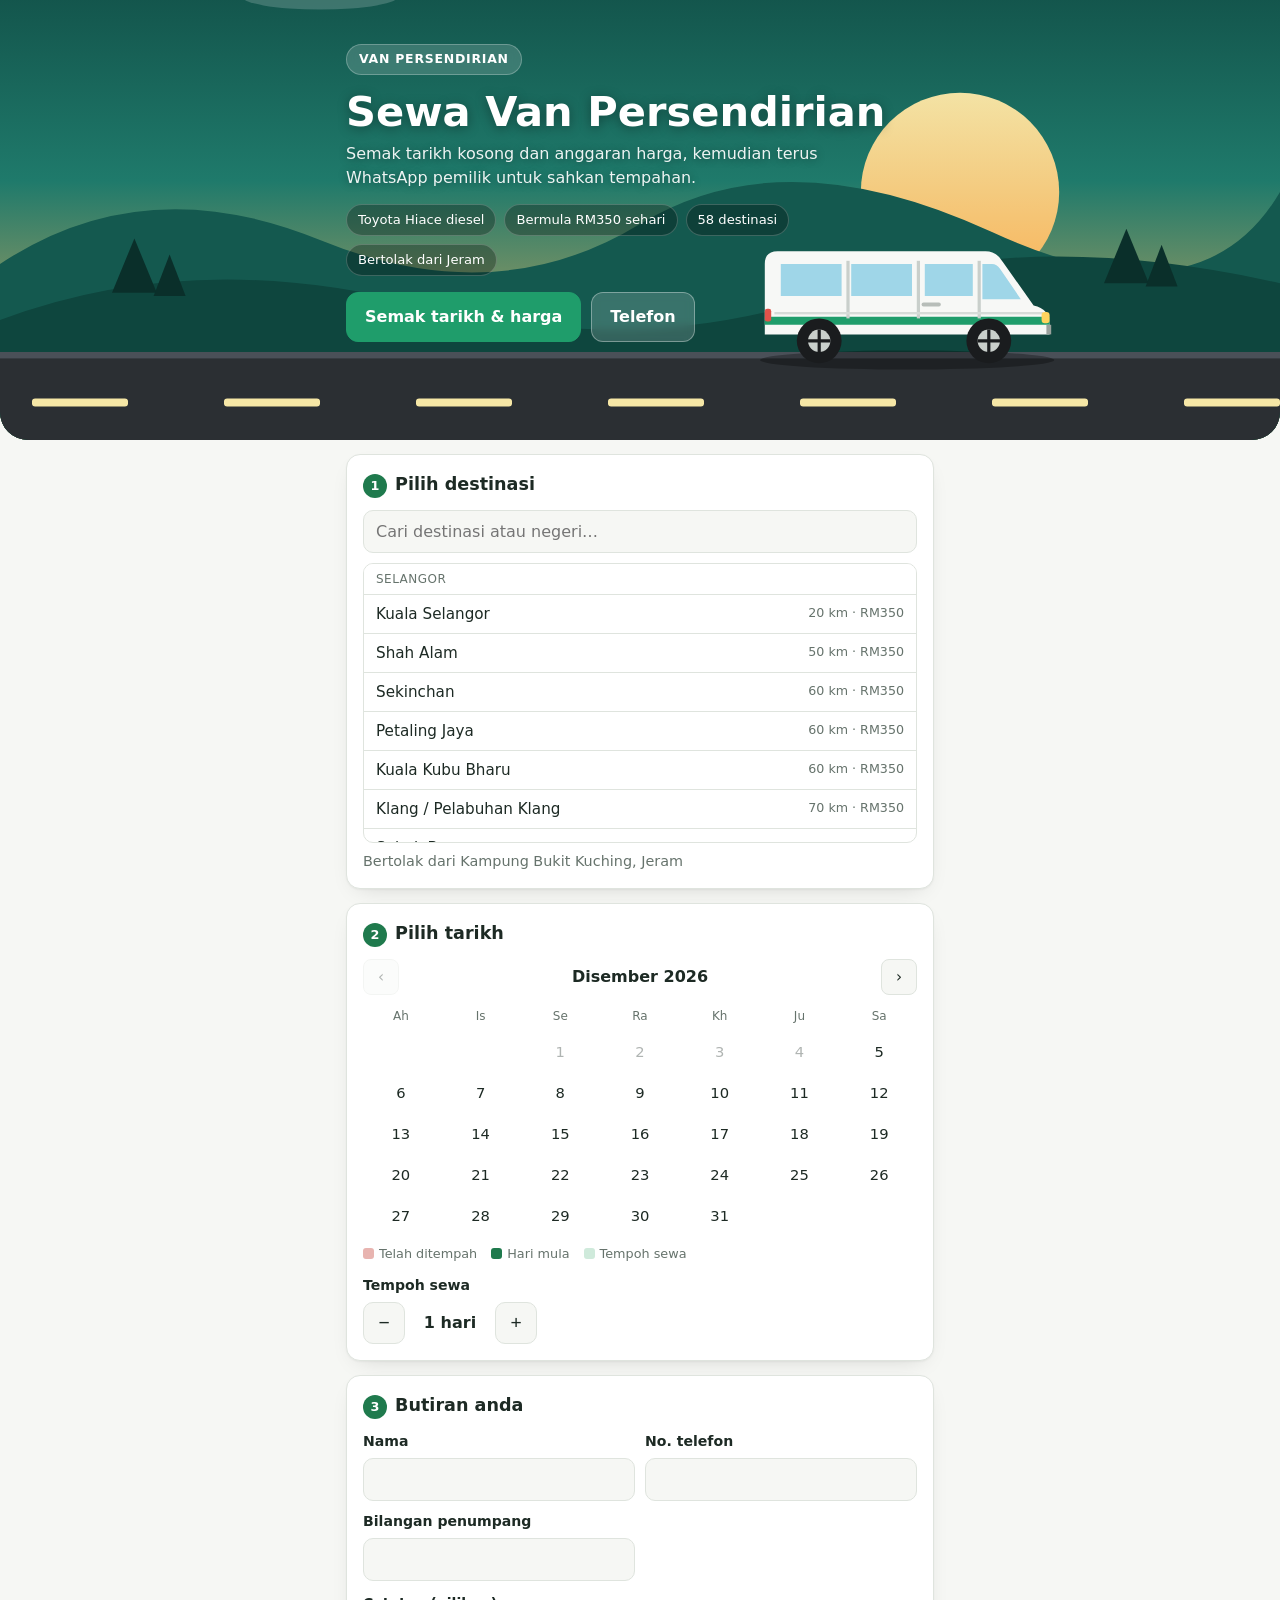
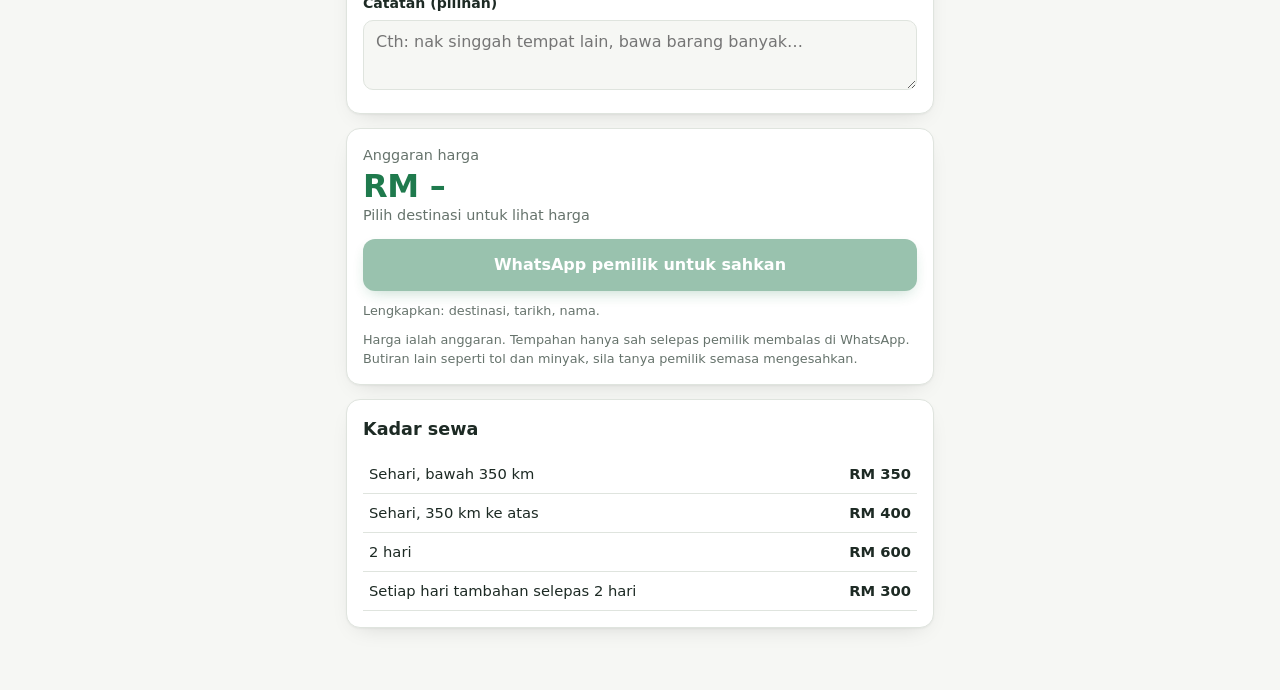
<file: index.html>
<!doctype html>
<html lang="ms">
<head>
<meta charset="utf-8">
<meta name="viewport" content="width=device-width,initial-scale=1">
<title>Sewa Van Persendirian</title>
<link rel="stylesheet" href="style.css">
</head>
<body>
<header class="hero">
  <svg class="scene" viewBox="0 0 800 360" preserveAspectRatio="xMidYMax meet" aria-hidden="true" focusable="false">
    <defs>
      <linearGradient id="sky" x1="0" y1="0" x2="0" y2="1">
        <stop offset="0" stop-color="#0b3b36"/>
        <stop offset=".55" stop-color="#1f7a6b"/>
        <stop offset="1" stop-color="#f2b25c"/>
      </linearGradient>
      <linearGradient id="sun" x1="0" y1="0" x2="0" y2="1">
        <stop offset="0" stop-color="#ffe9a8"/>
        <stop offset="1" stop-color="#ffb457"/>
      </linearGradient>
    </defs>
    <rect width="800" height="360" fill="url(#sky)"/>
    <circle cx="600" cy="205" r="62" fill="url(#sun)" opacity=".95"/>
    <g fill="#fff" opacity=".18">
      <ellipse cx="148" cy="70" rx="70" ry="12"/><ellipse cx="200" cy="82" rx="50" ry="9"/>
      <ellipse cx="560" cy="48" rx="60" ry="10"/>
    </g>
    <path d="M0 250 Q90 190 200 235 T400 225 T620 230 T800 205 V360 H0Z" fill="#14594f"/>
    <path d="M0 285 Q120 240 260 275 T520 268 T800 262 V360 H0Z" fill="#0e463e"/>
    <g fill="#0a2f2a">
      <path d="M70 268 l14 -34 l14 34z"/><path d="M96 270 l10 -26 l10 26z"/>
      <path d="M690 262 l14 -34 l14 34z"/><path d="M716 264 l10 -26 l10 26z"/>
    </g>
    <rect y="305" width="800" height="55" fill="#2b2f33"/>
    <rect y="305" width="800" height="4" fill="#4a5058"/>
    <g fill="#f6e7a6">
      <rect x="20" y="334" width="60" height="5" rx="2"/><rect x="140" y="334" width="60" height="5" rx="2"/>
      <rect x="260" y="334" width="60" height="5" rx="2"/><rect x="380" y="334" width="60" height="5" rx="2"/>
      <rect x="500" y="334" width="60" height="5" rx="2"/><rect x="620" y="334" width="60" height="5" rx="2"/>
      <rect x="740" y="334" width="60" height="5" rx="2"/>
    </g>
    <g class="van" transform="translate(470 228)">
      <ellipse cx="97" cy="82" rx="92" ry="6" fill="#000" opacity=".3"/>
      <g class="bob">
        <path d="M8 66 L8 22 Q8 14 16 14 L146 14 Q153 14 157 21 L176 48 Q186 50 186 60 L186 66 Z" fill="#f7f8f6"/>
        <path d="M8 55 H186 V60 H8Z" fill="#1f9d6b"/>
        <path d="M18 22 H56 V42 H18Z" fill="#9fd6e8"/>
        <path d="M62 22 H100 V42 H62Z" fill="#9fd6e8"/>
        <path d="M108 22 H138 V42 H108Z" fill="#9fd6e8"/>
        <path d="M144 22 H150 Q153 22 155 25 L168 44 H144Z" fill="#9fd6e8"/>
        <rect x="59" y="20" width="2" height="36" fill="#c9cfcb"/>
        <rect x="103" y="20" width="2" height="36" fill="#c9cfcb"/>
        <rect x="141" y="20" width="2" height="36" fill="#c9cfcb"/>
        <rect x="14" y="52" width="168" height="1.5" fill="#d6dbd8"/>
        <rect x="181" y="52" width="5" height="7" rx="2" fill="#ffd45e"/>
        <rect x="8" y="50" width="4" height="8" rx="1.5" fill="#e0524a"/>
        <rect x="184" y="60" width="3" height="6" fill="#9aa19d"/>
        <rect x="106" y="46" width="12" height="2.5" rx="1.2" fill="#b7bdb9"/>
      </g>
      <g class="wheel" style="transform-origin:42px 70px"><circle cx="42" cy="70" r="14" fill="#1a1c1e"/><circle cx="42" cy="70" r="7" fill="#c9cfcb"/><path d="M42 63V77M35 70H49" stroke="#1a1c1e" stroke-width="2"/></g>
      <g class="wheel" style="transform-origin:148px 70px"><circle cx="148" cy="70" r="14" fill="#1a1c1e"/><circle cx="148" cy="70" r="7" fill="#c9cfcb"/><path d="M148 63V77M141 70H155" stroke="#1a1c1e" stroke-width="2"/></g>
    </g>
  </svg>
  <div class="hero-inner">
    <div class="hero-badge">Van persendirian</div>
    <h1 id="name">Sewa Van</h1>
    <p class="hero-blurb" id="blurb"></p>
    <div class="hero-chips" id="chips"></div>
    <div class="hero-actions">
      <a class="hbtn primary" href="#tempah">Semak tarikh &amp; harga</a>
      <a class="hbtn" id="call" href="#">Telefon</a>
    </div>
  </div>
</header>

<div class="wrap" id="tempah">

  <section class="card">
    <h2><span class="step">1</span>Pilih destinasi</h2>
    <input id="search" type="search" placeholder="Cari destinasi atau negeri…" autocomplete="off">
    <div class="dest-list" id="destList"></div>
    <div class="sub" id="distInfo" style="margin-top:8px"></div>
  </section>

  <section class="card">
    <h2><span class="step">2</span>Pilih tarikh</h2>
    <div class="cal-head">
      <button id="prev" aria-label="Bulan sebelum">‹</button>
      <strong id="monthLabel"></strong>
      <button id="next" aria-label="Bulan seterusnya">›</button>
    </div>
    <div class="grid" id="grid"></div>
    <div class="legend">
      <span><i style="background:var(--busy)"></i>Telah ditempah</span>
      <span><i style="background:var(--brand)"></i>Hari mula</span>
      <span><i style="background:var(--sel)"></i>Tempoh sewa</span>
    </div>
    <label>Tempoh sewa</label>
    <div class="row stepper">
      <button id="minus" aria-label="Kurang sehari">−</button>
      <span id="daysLabel">1 hari</span>
      <button id="plus" aria-label="Tambah sehari">+</button>
    </div>
  </section>

  <section class="card">
    <h2><span class="step">3</span>Butiran anda</h2>
    <div class="grid2">
      <div><label for="fName">Nama</label><input id="fName" autocomplete="name"></div>
      <div><label for="fPhone">No. telefon</label><input id="fPhone" type="tel" autocomplete="tel"></div>
      <div><label for="fPax">Bilangan penumpang</label><input id="fPax" type="number" min="1" inputmode="numeric"></div>
    </div>
    <label for="fNote">Catatan (pilihan)</label>
    <textarea id="fNote" placeholder="Cth: nak singgah tempat lain, bawa barang banyak…"></textarea>
  </section>

  <section class="card">
    <div class="sub">Anggaran harga</div>
    <div class="price" id="price">RM –</div>
    <div class="sub" id="breakdown"></div>
    <div class="status" id="status" hidden></div>
    <a class="cta off" id="wa" target="_blank" rel="noopener">WhatsApp pemilik untuk sahkan</a>
    <div class="note" id="needs"></div>
    <div class="note">Harga ialah anggaran. Tempahan hanya sah selepas pemilik membalas di WhatsApp. Butiran lain seperti tol dan minyak, sila tanya pemilik semasa mengesahkan.</div>
  </section>

  <section class="card">
    <h2>Kadar sewa</h2>
    <table class="rates" id="rates"></table>
  </section>
</div>

<script src="data.js"></script>
<script src="bookings.js"></script>
<script src="app.js"></script>
</body>
</html>
</file>
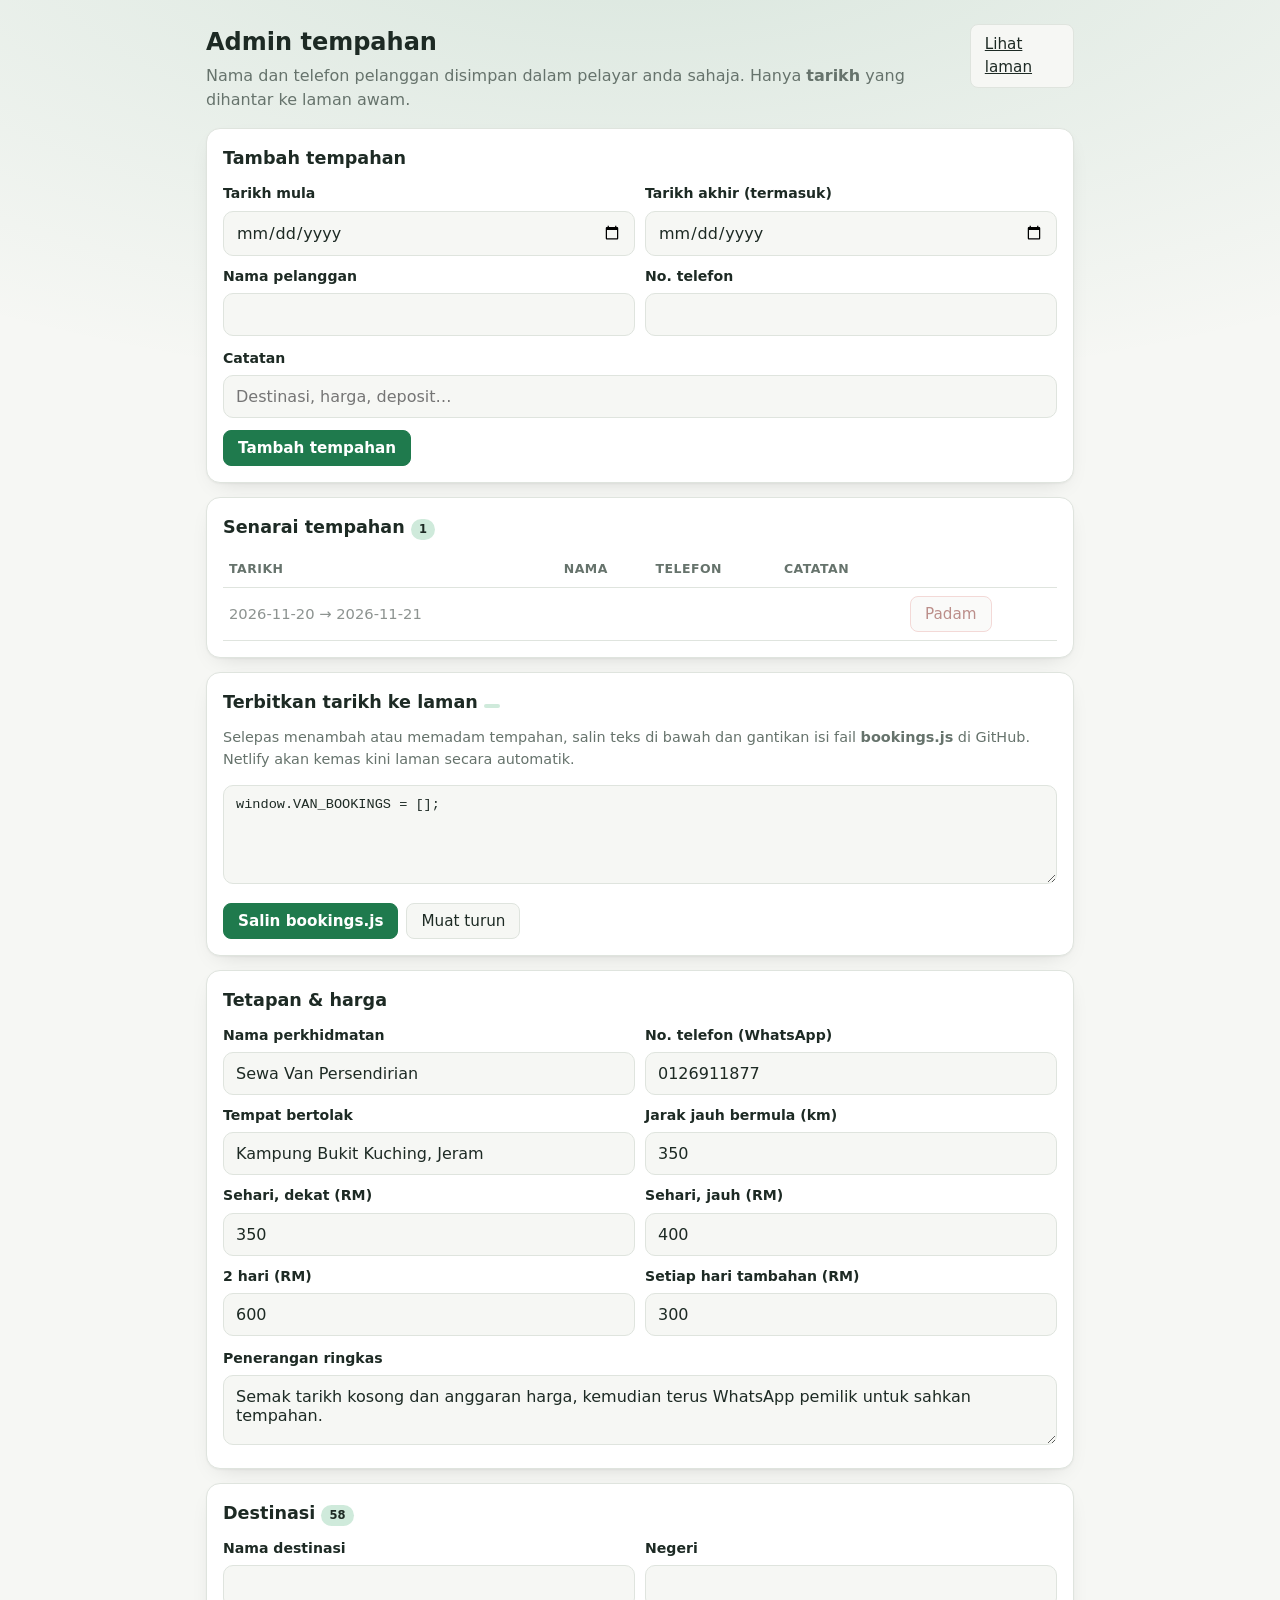
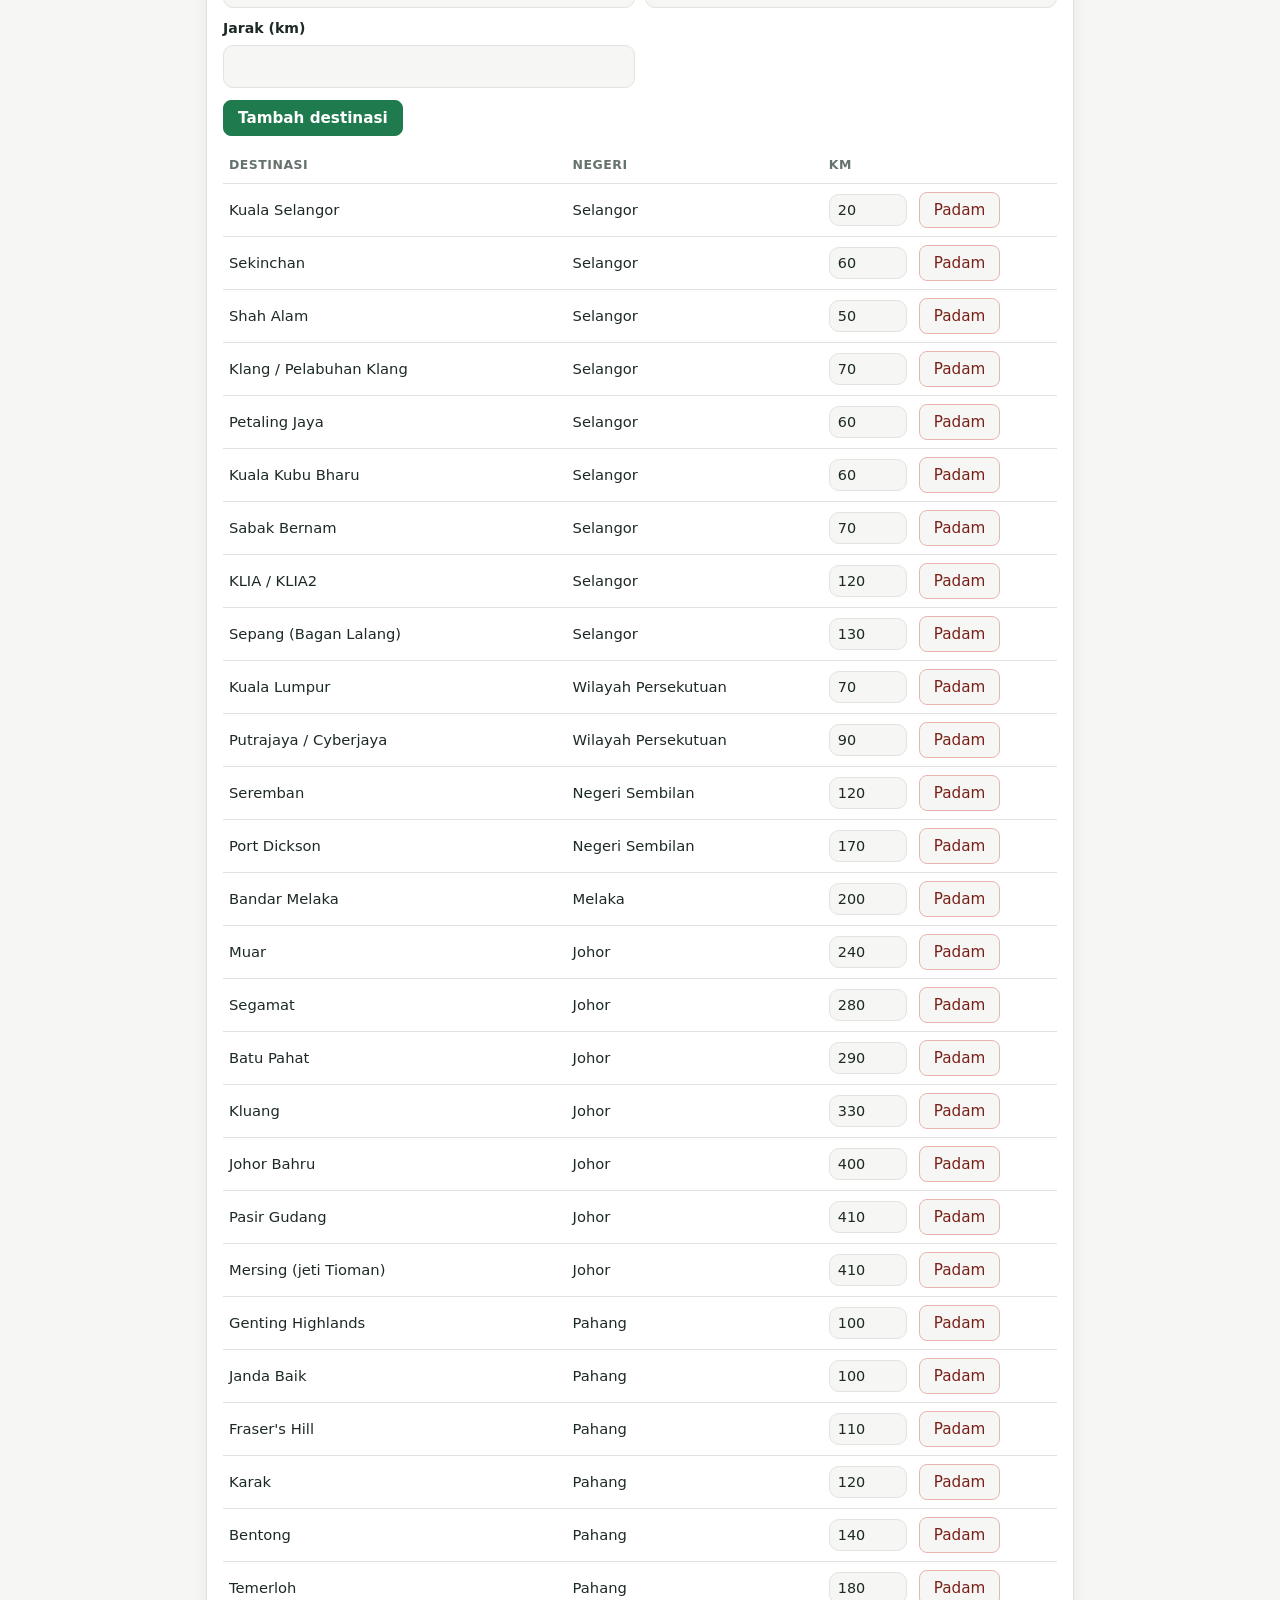
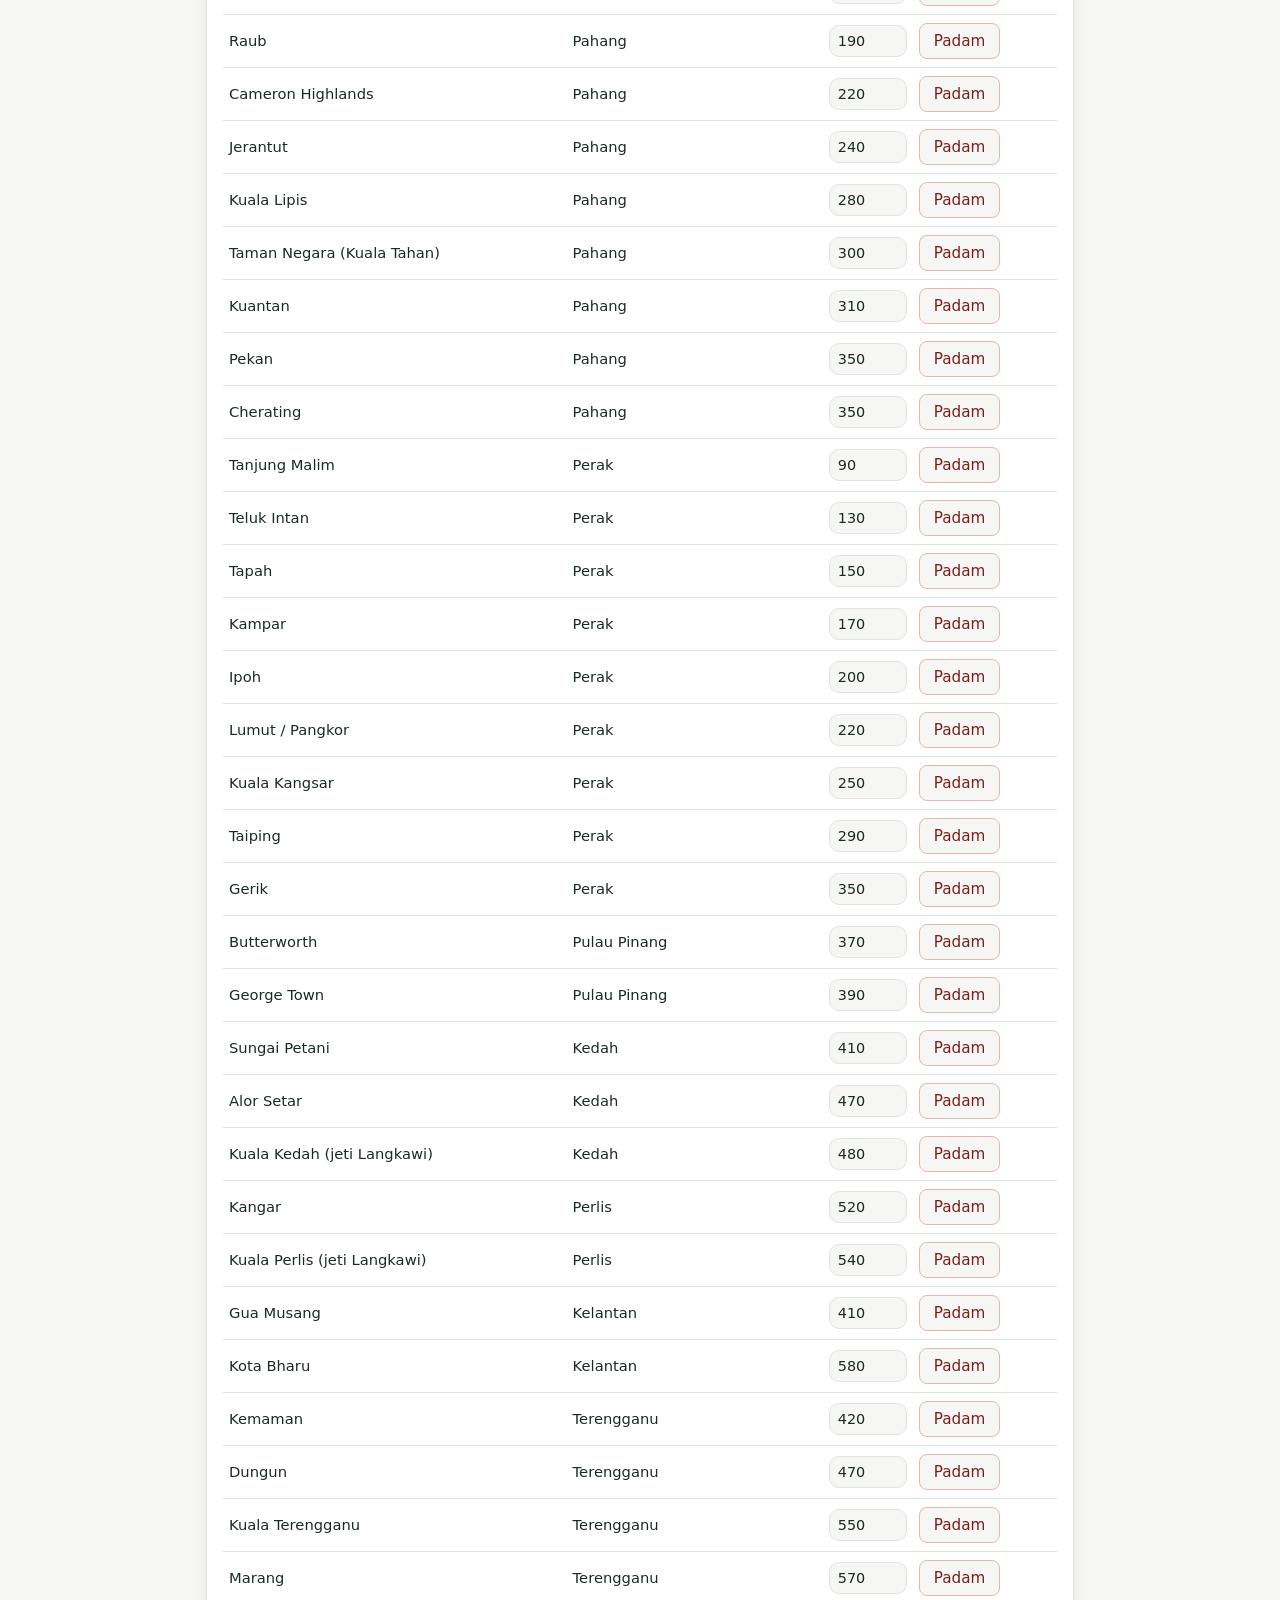
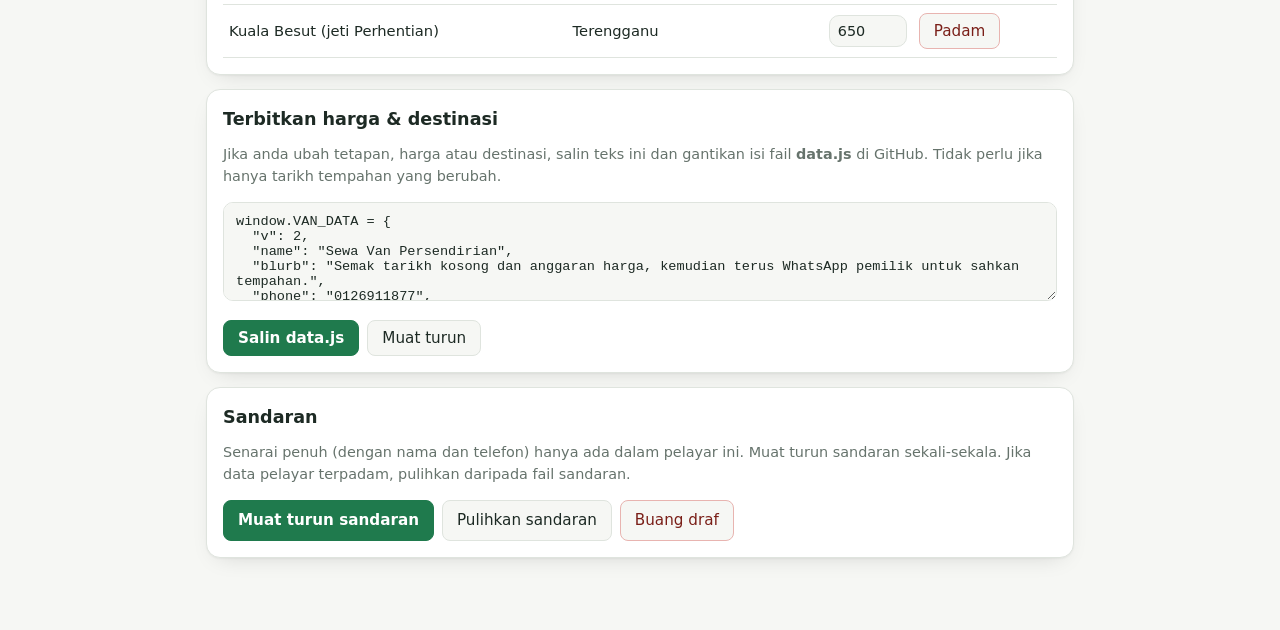
<file: admin.html>
<!doctype html>
<html lang="ms">
<head>
<meta charset="utf-8">
<meta name="viewport" content="width=device-width,initial-scale=1">
<meta name="robots" content="noindex,nofollow">
<title>Admin · Sewa Van</title>
<link rel="stylesheet" href="style.css">
</head>
<body>
<div class="wrap wide">
  <header class="top">
    <div>
      <h1>Admin tempahan</h1>
      <p class="blurb">Nama dan telefon pelanggan disimpan dalam pelayar anda sahaja. Hanya <b>tarikh</b> yang dihantar ke laman awam.</p>
    </div>
    <a class="btn" href="index.html">Lihat laman</a>
  </header>

  <section class="card">
    <h2>Tambah tempahan</h2>
    <div class="grid2">
      <div><label for="bStart">Tarikh mula</label><input id="bStart" type="date"></div>
      <div><label for="bEnd">Tarikh akhir (termasuk)</label><input id="bEnd" type="date"></div>
      <div><label for="bName">Nama pelanggan</label><input id="bName"></div>
      <div><label for="bPhone">No. telefon</label><input id="bPhone" type="tel"></div>
    </div>
    <label for="bNote">Catatan</label>
    <input id="bNote" placeholder="Destinasi, harga, deposit…">
    <div class="actions"><button class="btn primary" id="bAdd">Tambah tempahan</button></div>
    <div class="status warn" id="bMsg" hidden></div>
  </section>

  <section class="card">
    <h2>Senarai tempahan <span class="tag" id="bCount"></span></h2>
    <div class="table-scroll"><table id="bTable"></table></div>
  </section>

  <section class="card">
    <h2>Terbitkan tarikh ke laman <span class="tag" id="bDirty"></span></h2>
    <p class="sub" style="margin-top:0">Selepas menambah atau memadam tempahan, salin teks di bawah dan gantikan isi fail <b>bookings.js</b> di GitHub. Netlify akan kemas kini laman secara automatik.</p>
    <textarea id="outBookings" readonly rows="5" style="font-family:monospace;font-size:.85rem"></textarea>
    <div class="actions">
      <button class="btn primary" id="cpBookings">Salin bookings.js</button>
      <button class="btn" id="dlBookings">Muat turun</button>
    </div>
    <div class="status ok" id="cpMsg" hidden></div>
  </section>

  <section class="card">
    <h2>Tetapan &amp; harga</h2>
    <div class="grid2">
      <div><label for="sName">Nama perkhidmatan</label><input id="sName"></div>
      <div><label for="sPhone">No. telefon (WhatsApp)</label><input id="sPhone" type="tel"></div>
      <div><label for="sOrigin">Tempat bertolak</label><input id="sOrigin"></div>
      <div><label for="sFar">Jarak jauh bermula (km)</label><input id="sFar" type="number" min="0"></div>
      <div><label for="pNear">Sehari, dekat (RM)</label><input id="pNear" type="number" min="0"></div>
      <div><label for="pFar">Sehari, jauh (RM)</label><input id="pFar" type="number" min="0"></div>
      <div><label for="pTwo">2 hari (RM)</label><input id="pTwo" type="number" min="0"></div>
      <div><label for="pExtra">Setiap hari tambahan (RM)</label><input id="pExtra" type="number" min="0"></div>
    </div>
    <label for="sBlurb">Penerangan ringkas</label>
    <textarea id="sBlurb"></textarea>
  </section>

  <section class="card">
    <h2>Destinasi <span class="tag" id="dCount"></span></h2>
    <div class="grid2">
      <div><label for="dName">Nama destinasi</label><input id="dName"></div>
      <div><label for="dState">Negeri</label><input id="dState" list="stateList"><datalist id="stateList"></datalist></div>
      <div><label for="dKm">Jarak (km)</label><input id="dKm" type="number" min="0"></div>
    </div>
    <div class="actions"><button class="btn primary" id="dAdd">Tambah destinasi</button></div>
    <div class="table-scroll" style="margin-top:12px"><table id="dTable"></table></div>
  </section>

  <section class="card">
    <h2>Terbitkan harga &amp; destinasi</h2>
    <p class="sub" style="margin-top:0">Jika anda ubah tetapan, harga atau destinasi, salin teks ini dan gantikan isi fail <b>data.js</b> di GitHub. Tidak perlu jika hanya tarikh tempahan yang berubah.</p>
    <textarea id="outData" readonly rows="5" style="font-family:monospace;font-size:.85rem"></textarea>
    <div class="actions">
      <button class="btn primary" id="cpData">Salin data.js</button>
      <button class="btn" id="dlData">Muat turun</button>
    </div>
  </section>

  <section class="card">
    <h2>Sandaran</h2>
    <p class="sub" style="margin-top:0">Senarai penuh (dengan nama dan telefon) hanya ada dalam pelayar ini. Muat turun sandaran sekali-sekala. Jika data pelayar terpadam, pulihkan daripada fail sandaran.</p>
    <div class="actions">
      <button class="btn primary" id="dlBackup">Muat turun sandaran</button>
      <label class="btn" style="margin:0;font-weight:400">Pulihkan sandaran<input id="restore" type="file" accept=".json,application/json" hidden></label>
      <button class="btn danger" id="reset">Buang draf</button>
    </div>
  </section>
</div>
<script src="data.js"></script>
<script src="bookings.js"></script>
<script src="admin.js"></script>
</body>
</html>
</file>
<file: style.css>
:root{--bg:#f6f7f4;--card:#fff;--ink:#1d2a24;--mute:#66736c;--brand:#1f7a4d;--brand-d:#165a39;--busy:#e8b4b0;--busy-ink:#7a1f18;--line:#dfe4de;--sel:#cfeadb;--warn:#fff1c9}
@media (prefers-color-scheme:dark){:root{--bg:#121714;--card:#1b231f;--ink:#e8efe9;--mute:#9aa8a0;--brand:#3fb97c;--brand-d:#2f9a64;--busy:#5a2a26;--busy-ink:#f3c7c3;--line:#2b3731;--sel:#24473a;--warn:#4a3d12}}
*{box-sizing:border-box}
body{margin:0;font-family:system-ui,-apple-system,Segoe UI,Roboto,sans-serif;background:var(--bg);color:var(--ink);line-height:1.5}
.wrap{max-width:620px;margin:0 auto;padding:16px 16px 48px}
.wide{max-width:900px}
header.top{display:flex;justify-content:space-between;align-items:flex-start;gap:12px;margin:8px 0 16px}
h1{font-size:1.5rem;margin:0 0 4px}
h2{font-size:1.1rem;margin:0 0 12px}
.blurb{color:var(--mute);margin:0}
.card{background:var(--card);border:1px solid var(--line);border-radius:14px;padding:16px;margin-bottom:14px}
.step{display:inline-flex;align-items:center;justify-content:center;width:24px;height:24px;border-radius:50%;background:var(--brand);color:#fff;font-size:.8rem;margin-right:8px}
label{display:block;font-weight:600;font-size:.88rem;margin:12px 0 6px}
label:first-child{margin-top:0}
select,input,textarea{width:100%;padding:11px 12px;border-radius:10px;border:1px solid var(--line);background:var(--bg);color:var(--ink);font-size:1rem;font-family:inherit}
textarea{resize:vertical;min-height:70px}
.row{display:flex;gap:10px;align-items:center}
.grid2{display:grid;grid-template-columns:1fr 1fr;gap:10px}
@media (max-width:520px){.grid2{grid-template-columns:1fr}}
.stepper button{width:42px;height:42px;border-radius:10px;border:1px solid var(--line);background:var(--bg);color:var(--ink);font-size:1.2rem;cursor:pointer}
.stepper span{min-width:70px;text-align:center;font-weight:600}
.cal-head{display:flex;justify-content:space-between;align-items:center;margin-bottom:8px}
.cal-head button,.btn{border:1px solid var(--line);background:var(--bg);color:var(--ink);border-radius:8px;padding:8px 14px;cursor:pointer;font-size:.95rem;font-family:inherit}
.cal-head button:disabled{opacity:.35;cursor:default}
.btn.primary{background:var(--brand);border-color:var(--brand);color:#fff;font-weight:600}
.btn.danger{color:var(--busy-ink);border-color:var(--busy)}
.grid{display:grid;grid-template-columns:repeat(7,1fr);gap:4px;text-align:center}
.dow{font-size:.75rem;color:var(--mute);padding:4px 0}
.day{padding:9px 0;border-radius:8px;font-size:.92rem;border:1px solid transparent;background:transparent;color:var(--ink);cursor:pointer;font-family:inherit}
.day:disabled{opacity:.35;cursor:default}
.day.busy{background:var(--busy);color:var(--busy-ink);opacity:1;cursor:not-allowed}
.day.sel{background:var(--sel);border-color:var(--brand)}
.day.start{background:var(--brand);color:#fff}
.legend{display:flex;gap:14px;font-size:.8rem;color:var(--mute);margin-top:10px;flex-wrap:wrap}
.legend i{display:inline-block;width:11px;height:11px;border-radius:3px;margin-right:5px;vertical-align:-1px}
.dest-list{max-height:280px;overflow:auto;border:1px solid var(--line);border-radius:10px;margin-top:10px}
.dest-state{position:sticky;top:0;background:var(--card);font-size:.75rem;text-transform:uppercase;letter-spacing:.04em;color:var(--mute);padding:6px 12px;border-bottom:1px solid var(--line)}
.dest{display:flex;justify-content:space-between;gap:10px;width:100%;text-align:left;padding:10px 12px;border:0;border-bottom:1px solid var(--line);background:transparent;color:var(--ink);cursor:pointer;font-size:.95rem;font-family:inherit}
.dest:last-child{border-bottom:0}
.dest small{color:var(--mute);white-space:nowrap}
.dest.on{background:var(--sel);font-weight:600}
.empty{padding:14px;color:var(--mute);text-align:center}
.price{font-size:2rem;font-weight:700;color:var(--brand);line-height:1.2}
.sub{color:var(--mute);font-size:.9rem}
.status{padding:10px 12px;border-radius:10px;font-size:.92rem;margin-top:10px}
.ok{background:var(--sel)}.bad{background:var(--busy);color:var(--busy-ink)}.warn{background:var(--warn)}
.cta{display:block;text-align:center;background:var(--brand);color:#fff;text-decoration:none;font-weight:700;padding:14px;border-radius:12px;margin-top:12px}
.cta:hover{background:var(--brand-d)}
.cta.off{opacity:.45;pointer-events:none}
.note{font-size:.8rem;color:var(--mute);margin-top:10px}
table{width:100%;border-collapse:collapse;font-size:.92rem}
th,td{text-align:left;padding:8px 6px;border-bottom:1px solid var(--line);vertical-align:middle}
th{font-size:.78rem;color:var(--mute);text-transform:uppercase;letter-spacing:.04em}
td input{padding:7px 8px;font-size:.9rem}
tr.past td{opacity:.5}
.rates td:last-child{text-align:right;font-weight:700}
.actions{display:flex;gap:8px;flex-wrap:wrap;margin-top:12px}
.tag{display:inline-block;font-size:.72rem;padding:2px 8px;border-radius:99px;background:var(--sel)}
a.call{white-space:nowrap}
.table-scroll{overflow-x:auto}

/* ===== Paparan hero (halaman pelanggan) ===== */
html{scroll-behavior:smooth}
body{background:radial-gradient(1200px 500px at 50% -100px,color-mix(in srgb,var(--brand) 14%,transparent),transparent),var(--bg)}
.hero{position:relative;overflow:hidden;color:#fff;background:#0b3b36;min-height:400px;display:flex;align-items:flex-start;border-radius:0 0 28px 28px}
.hero .scene{position:absolute;left:0;bottom:0;width:100%;height:auto;aspect-ratio:800/360;display:block}
.hero-inner{position:relative;z-index:2;width:100%;max-width:620px;margin:0 auto;padding:28px 16px 0}
.hero-badge{display:inline-block;font-size:.78rem;font-weight:600;letter-spacing:.06em;text-transform:uppercase;padding:5px 12px;border-radius:99px;background:rgba(255,255,255,.16);backdrop-filter:blur(4px);border:1px solid rgba(255,255,255,.25)}
.hero h1{font-size:clamp(1.9rem,7vw,2.6rem);line-height:1.1;margin:14px 0 8px;text-shadow:0 2px 12px rgba(0,0,0,.35)}
.hero-blurb{margin:0 0 14px;max-width:34em;color:rgba(255,255,255,.92);text-shadow:0 1px 8px rgba(0,0,0,.4)}
.hero-chips{display:flex;flex-wrap:wrap;gap:8px;margin-bottom:16px}
.hero-chips span{font-size:.82rem;padding:5px 11px;border-radius:99px;background:rgba(0,0,0,.28);border:1px solid rgba(255,255,255,.2)}
.hero-actions{display:flex;gap:10px;flex-wrap:wrap}
.hbtn{display:inline-block;text-decoration:none;color:#fff;font-weight:600;padding:12px 18px;border-radius:12px;background:rgba(255,255,255,.16);border:1px solid rgba(255,255,255,.35);backdrop-filter:blur(4px)}
.hbtn.primary{background:#1f9d6b;border-color:#1f9d6b}
.hbtn:hover{filter:brightness(1.1)}
.van .bob{animation:bob 1.1s ease-in-out infinite}
.van .wheel{animation:spin .8s linear infinite}
.van{animation:drive 14s ease-in-out infinite alternate}
@keyframes bob{0%,100%{transform:translateY(0)}50%{transform:translateY(-1.5px)}}
@keyframes spin{to{transform:rotate(360deg)}}
@keyframes drive{from{transform:translate(430px,228px)}to{transform:translate(500px,228px)}}
@media (prefers-reduced-motion:reduce){.van,.van .bob,.van .wheel{animation:none}}
#tempah{scroll-margin-top:12px;margin-top:-6px;padding-top:20px}
.card{box-shadow:0 1px 2px rgba(0,0,0,.04),0 8px 24px -12px rgba(0,0,0,.18);transition:box-shadow .2s}
.cta{box-shadow:0 6px 16px -6px color-mix(in srgb,var(--brand) 70%,transparent)}
.price{letter-spacing:-.01em}
@media (min-width:700px){.hero{min-height:440px}.hero-inner{padding-top:44px}}
@media (max-width:600px){
  .hero{min-height:450px}
  .hero .scene{width:150%;left:-30%}
}
.rates td:last-child{white-space:nowrap}
</file>
